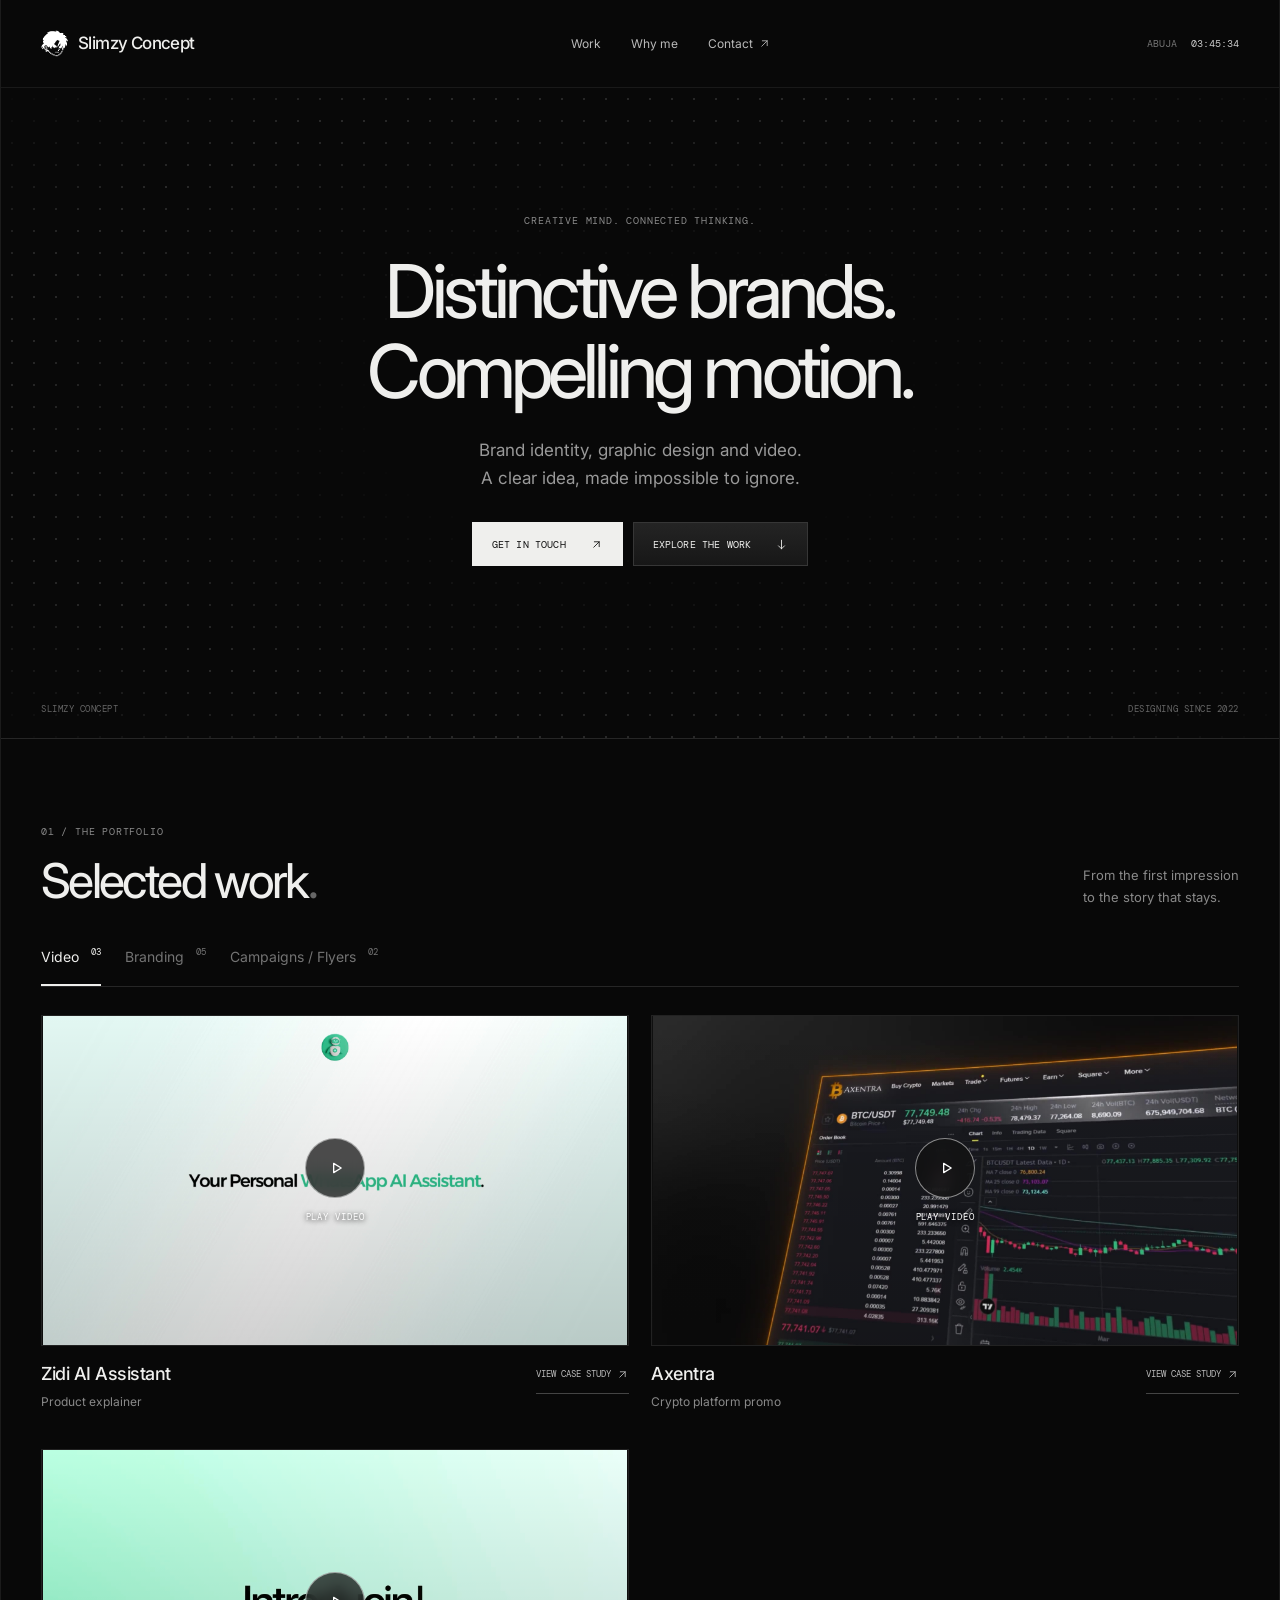
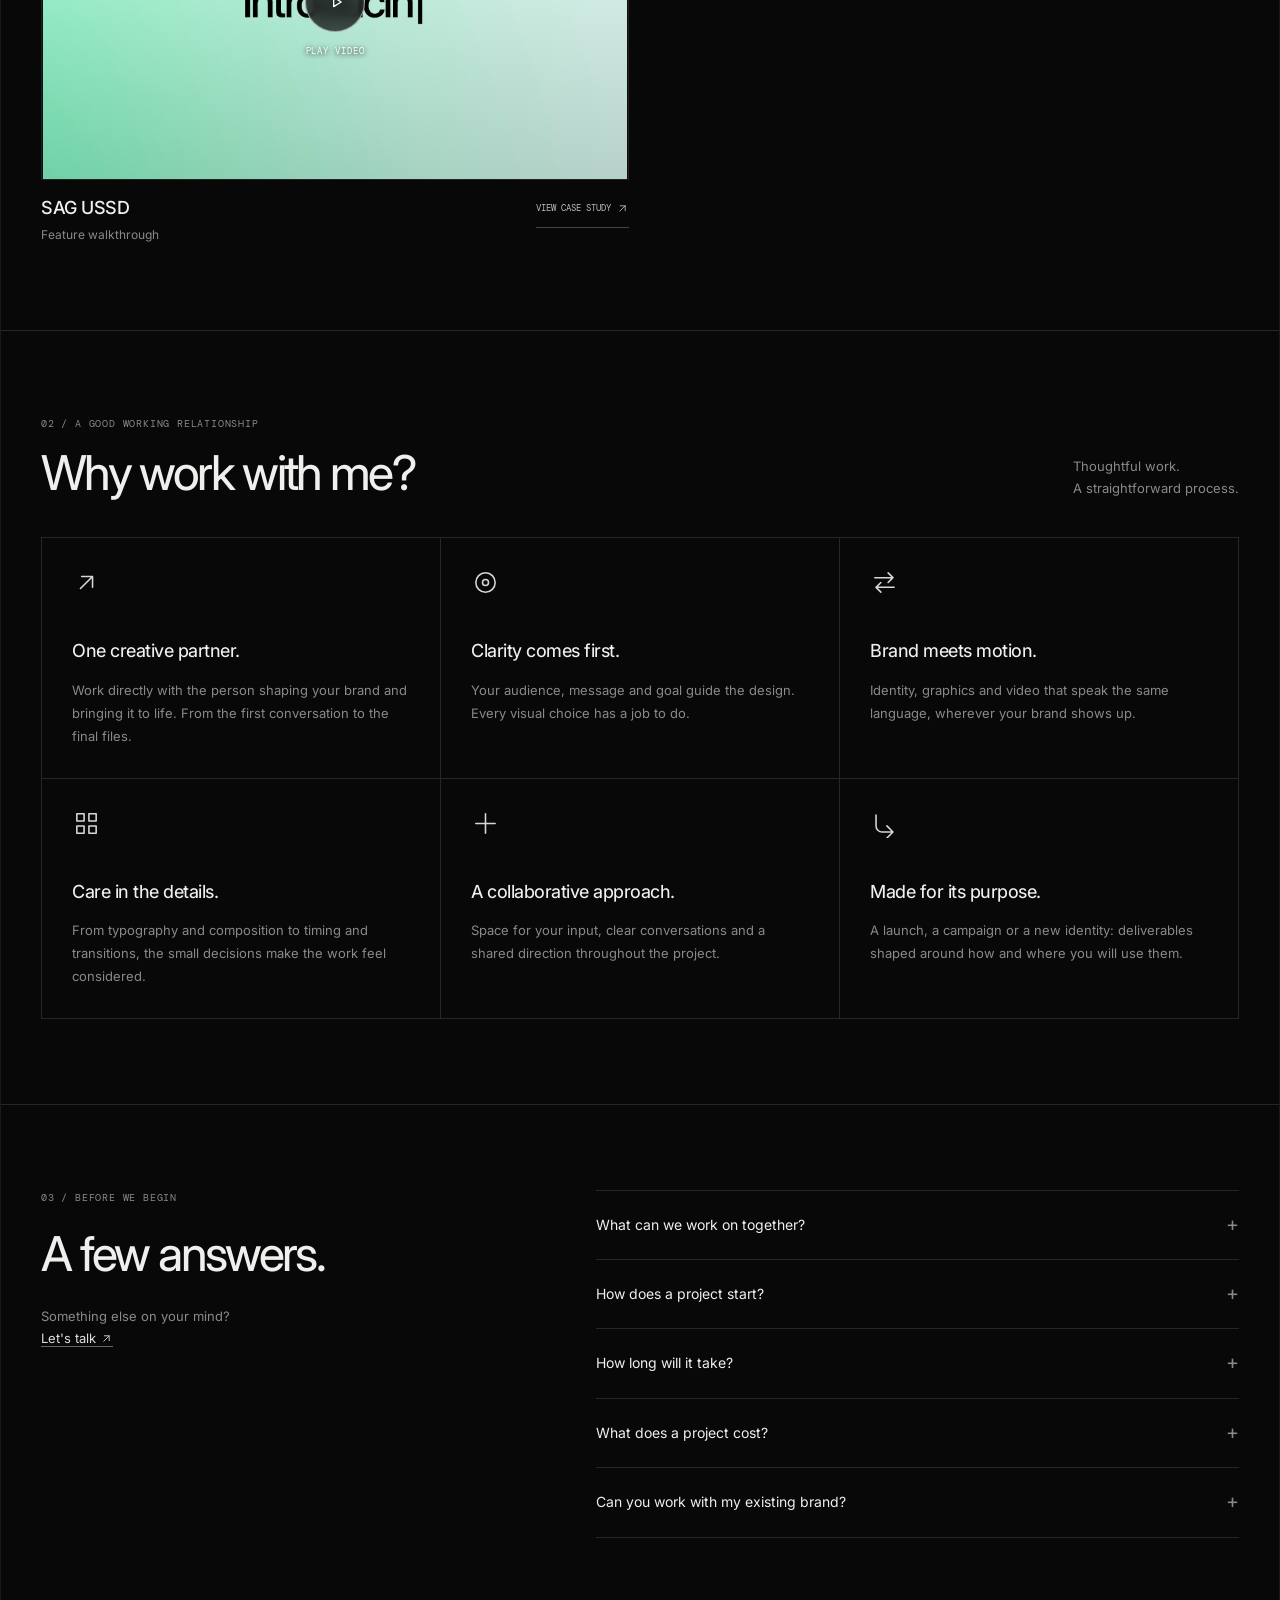
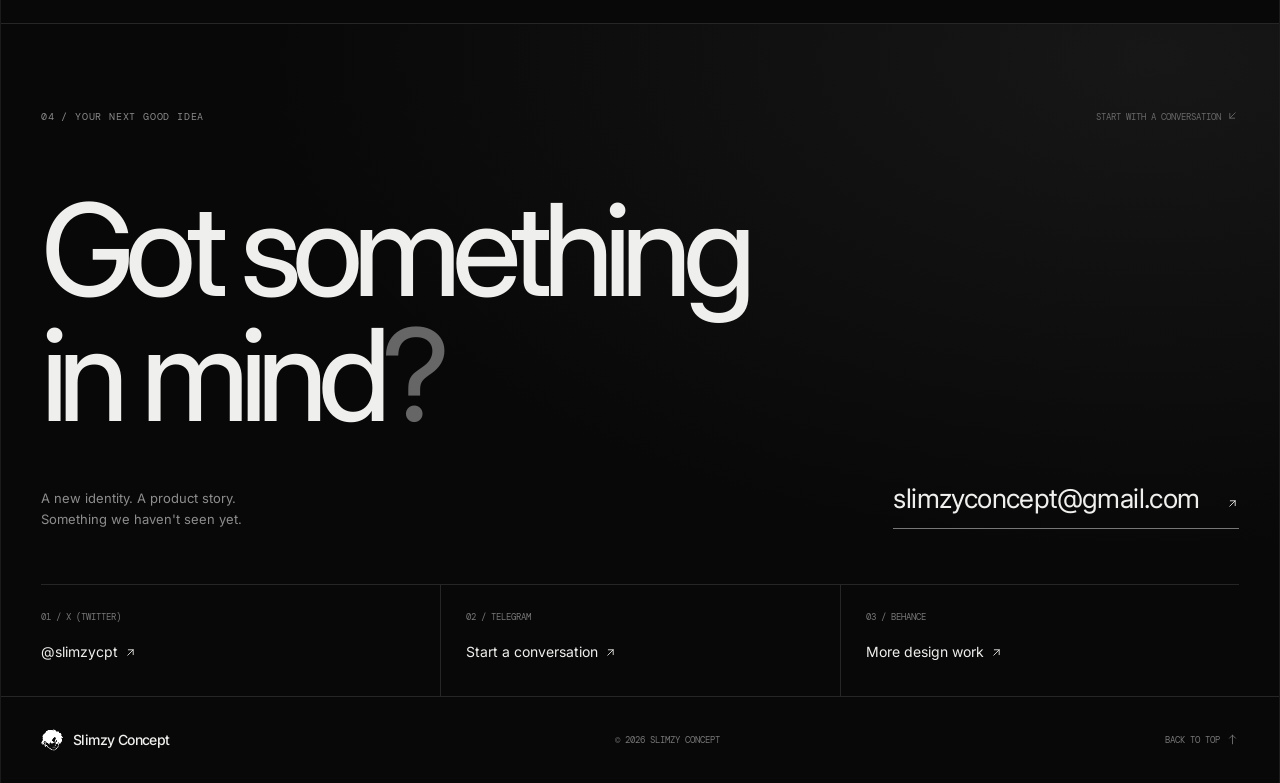
<file: index.html>
<!doctype html>
<html lang="en">
<head>
  <meta charset="UTF-8">
  <meta name="viewport" content="width=device-width,initial-scale=1">
  <meta name="description" content="Brand identities and motion by Slimzy Concept.">
  <title>Slimzy Concept — Brand & Motion</title>
  <link rel="stylesheet" href="style.css">
  <link rel="stylesheet" href="player.css">
  <link rel="stylesheet" href="case-study.css">
  <link rel="stylesheet" href="icons.css">
  <script src="projects.js" defer></script>
  <script src="app.js" defer></script>
</head>
<body id="top">
<svg class="icon-sprite" aria-hidden="true">
  <symbol id="icon-logo" viewBox="150 150 960 930"><defs><filter id="logo-white" color-interpolation-filters="sRGB"><feColorMatrix type="matrix" values="0 0 0 0 1 0 0 0 0 1 0 0 0 0 1 -0.4252 -1.4304 -0.1444 0 1.8"/></filter></defs><image href="assets/slimzy-mark-source.png" width="1254" height="1254" filter="url(#logo-white)"/></symbol>
  <symbol id="icon-arrow-up-right" viewBox="0 0 24 24"><path d="M7 17 17 7M8 7h9v9"/></symbol>
  <symbol id="icon-arrow-down" viewBox="0 0 24 24"><path d="M12 4v16M6.5 14.5 12 20l5.5-5.5"/></symbol>
  <symbol id="icon-arrow-down-left" viewBox="0 0 24 24"><path d="M17 7 7 17M16 17H7V8"/></symbol>
  <symbol id="icon-arrow-up" viewBox="0 0 24 24"><path d="M12 20V4M6.5 9.5 12 4l5.5 5.5"/></symbol>
  <symbol id="icon-target" viewBox="0 0 24 24"><circle cx="12" cy="12" r="8"/><circle cx="12" cy="12" r="2.5"/></symbol>
  <symbol id="icon-swap" viewBox="0 0 24 24"><path d="M4 8h15M15 4l4 4-4 4M20 16H5M9 12l-4 4 4 4"/></symbol>
  <symbol id="icon-grid" viewBox="0 0 24 24"><rect x="4" y="4" width="6" height="6"/><rect x="14" y="4" width="6" height="6"/><rect x="4" y="14" width="6" height="6"/><rect x="14" y="14" width="6" height="6"/></symbol>
  <symbol id="icon-plus" viewBox="0 0 24 24"><path d="M12 4v16M4 12h16"/></symbol>
  <symbol id="icon-route" viewBox="0 0 24 24"><path d="M5 5v9a5 5 0 0 0 5 5h9M14 14l5 5-5 5"/></symbol>
  <symbol id="icon-play" viewBox="0 0 24 24"><path class="fill-shape" d="M8 6.5v11l9-5.5z"/></symbol>
  <symbol id="icon-arrow-left" viewBox="0 0 24 24"><path d="M20 12H4M9.5 6.5 4 12l5.5 5.5"/></symbol>
</svg>
<a class="skip" href="#work">Skip to selected work</a>
<div class="page-shell">
  <header class="header">
    <a class="logo" href="index.html" aria-label="Slimzy Concept home"><svg class="ui-icon logo-mark" aria-hidden="true"><use href="#icon-logo"/></svg><span>Slimzy Concept</span></a>
    <nav aria-label="Main navigation"><a href="#work">Work</a><a href="#why">Why me</a><a href="#contact">Contact <svg class="ui-icon arrow-icon" aria-hidden="true"><use href="#icon-arrow-up-right"/></svg></a></nav>
    <span class="clock" aria-label="Time in Abuja">ABUJA <time></time></span>
  </header>
  <main>
    <section class="hero" aria-labelledby="hero-title">
      <div class="dot-field" aria-hidden="true"></div><p class="eyebrow">CREATIVE MIND. CONNECTED THINKING.</p><h1 id="hero-title">Distinctive brands.<br>Compelling motion.</h1><p class="hero-copy">Brand identity, graphic design and video.<br>A clear idea, made impossible to ignore.</p>
      <div class="actions"><a class="button primary" href="#contact">GET IN TOUCH <svg class="ui-icon arrow-icon" aria-hidden="true"><use href="#icon-arrow-up-right"/></svg></a><a class="button" href="#work">EXPLORE THE WORK <svg class="ui-icon arrow-icon" aria-hidden="true"><use href="#icon-arrow-down"/></svg></a></div>
      <div class="hero-foot"><span>SLIMZY CONCEPT</span><span>DESIGNING SINCE 2022</span></div>
    </section>
    <section id="work" class="work section">
      <div class="section-head"><div><p class="eyebrow">01 / THE PORTFOLIO</p><h2>Selected work<span class="muted">.</span></h2></div><p>From the first impression<br>to the story that stays.</p></div>
      <div class="work-tabs" role="tablist" aria-label="Project category"><button id="video-tab" role="tab" aria-selected="true" aria-controls="video-panel" data-category="video">Video <span>03</span></button><button id="branding-tab" role="tab" aria-selected="false" aria-controls="branding-panel" tabindex="-1" data-category="branding">Branding <span>05</span></button><button id="campaigns-tab" role="tab" aria-selected="false" aria-controls="campaigns-panel" tabindex="-1" data-category="campaigns">Campaigns / Flyers <span>02</span></button></div>
      <div id="video-panel" class="project-grid" role="tabpanel" aria-labelledby="video-tab"></div><div id="branding-panel" class="project-grid" role="tabpanel" aria-labelledby="branding-tab" hidden></div><div id="campaigns-panel" class="project-grid" role="tabpanel" aria-labelledby="campaigns-tab" hidden></div>
      <noscript><p>Enable JavaScript to browse the portfolio, or <a href="https://www.behance.net/slimzyconcept1">view my work on Behance</a>.</p></noscript>
    </section>
    <section id="why" class="section why">
      <div class="section-head"><div><p class="eyebrow">02 / A GOOD WORKING RELATIONSHIP</p><h2>Why work with me?</h2></div><p>Thoughtful work.<br>A straightforward process.</p></div>
      <div class="benefits">
        <article><svg class="ui-icon benefit-icon" aria-hidden="true"><use href="#icon-arrow-up-right"/></svg><h3>One creative partner.</h3><p>Work directly with the person shaping your brand and bringing it to life. From the first conversation to the final files.</p></article>
        <article><svg class="ui-icon benefit-icon" aria-hidden="true"><use href="#icon-target"/></svg><h3>Clarity comes first.</h3><p>Your audience, message and goal guide the design. Every visual choice has a job to do.</p></article>
        <article><svg class="ui-icon benefit-icon" aria-hidden="true"><use href="#icon-swap"/></svg><h3>Brand meets motion.</h3><p>Identity, graphics and video that speak the same language, wherever your brand shows up.</p></article>
        <article><svg class="ui-icon benefit-icon" aria-hidden="true"><use href="#icon-grid"/></svg><h3>Care in the details.</h3><p>From typography and composition to timing and transitions, the small decisions make the work feel considered.</p></article>
        <article><svg class="ui-icon benefit-icon" aria-hidden="true"><use href="#icon-plus"/></svg><h3>A collaborative approach.</h3><p>Space for your input, clear conversations and a shared direction throughout the project.</p></article>
        <article><svg class="ui-icon benefit-icon" aria-hidden="true"><use href="#icon-route"/></svg><h3>Made for its purpose.</h3><p>A launch, a campaign or a new identity: deliverables shaped around how and where you will use them.</p></article>
      </div>
    </section>
    <section id="faq" class="section faq">
      <div><p class="eyebrow">03 / BEFORE WE BEGIN</p><h2>A few answers.</h2><p class="section-copy">Something else on your mind?<br><a href="mailto:slimzyconcept@gmail.com">Let's talk <svg class="ui-icon arrow-icon" aria-hidden="true"><use href="#icon-arrow-up-right"/></svg></a></p></div>
      <div class="questions">
        <details name="portfolio-faq"><summary>What can we work on together?<span>+</span></summary><p>Brand identities, logos, graphic design, campaigns and flyers, plus motion graphics, explainers, product walkthroughs and promotional videos. AI-assisted video concepts can also be discussed as part of the brief.</p></details>
        <details name="portfolio-faq"><summary>How does a project start?<span>+</span></summary><p>Send a short introduction to your brand, what you need and your ideal timeline. We will talk through the scope, creative direction and next steps before starting.</p></details>
        <details name="portfolio-faq"><summary>How long will it take?<span>+</span></summary><p>It depends on the scope and the assets available. We will agree on a realistic schedule before the project begins, including time for feedback and revisions.</p></details>
        <details name="portfolio-faq"><summary>What does a project cost?<span>+</span></summary><p>Pricing is based on the deliverables, complexity and timeline. Share your brief and I will prepare a quote for your project.</p></details>
        <details name="portfolio-faq"><summary>Can you work with my existing brand?<span>+</span></summary><p>Yes. I can work with your identity and guidelines to create new graphics or motion that feel consistent with your brand.</p></details>
      </div>
    </section>
    <section id="contact" class="section contact">
      <div class="contact-top"><p class="eyebrow">04 / YOUR NEXT GOOD IDEA</p><span class="contact-note">START WITH A CONVERSATION <svg class="ui-icon arrow-icon" aria-hidden="true"><use href="#icon-arrow-down-left"/></svg></span></div>
      <h2>Got something<br>in mind<span class="muted">?</span></h2>
      <div class="contact-bottom"><p>A new identity. A product story.<br>Something we haven't seen yet.</p><a class="email-link" href="mailto:slimzyconcept@gmail.com">slimzyconcept@gmail.com <svg class="ui-icon arrow-icon" aria-hidden="true"><use href="#icon-arrow-up-right"/></svg></a></div>
      <div class="social-links">
        <a href="https://x.com/slimzycpt" target="_blank" rel="noopener noreferrer"><span>01 / X (TWITTER)</span><strong>@slimzycpt <svg class="ui-icon arrow-icon" aria-hidden="true"><use href="#icon-arrow-up-right"/></svg></strong></a>
        <a href="https://t.me/slimzycpt" target="_blank" rel="noopener noreferrer"><span>02 / TELEGRAM</span><strong>Start a conversation <svg class="ui-icon arrow-icon" aria-hidden="true"><use href="#icon-arrow-up-right"/></svg></strong></a>
        <a href="https://www.behance.net/slimzyconcept1" target="_blank" rel="noopener noreferrer"><span>03 / BEHANCE</span><strong>More design work <svg class="ui-icon arrow-icon" aria-hidden="true"><use href="#icon-arrow-up-right"/></svg></strong></a>
      </div>
    </section>
  </main>
  <footer><a class="logo" href="#top"><svg class="ui-icon logo-mark" aria-hidden="true"><use href="#icon-logo"/></svg><span>Slimzy Concept</span></a><p>© <span data-year></span> SLIMZY CONCEPT</p><a href="#" aria-label="Back to top">BACK TO TOP <svg class="ui-icon arrow-icon" aria-hidden="true"><use href="#icon-arrow-up"/></svg></a></footer>
</div>
</body>
</html>
</file>
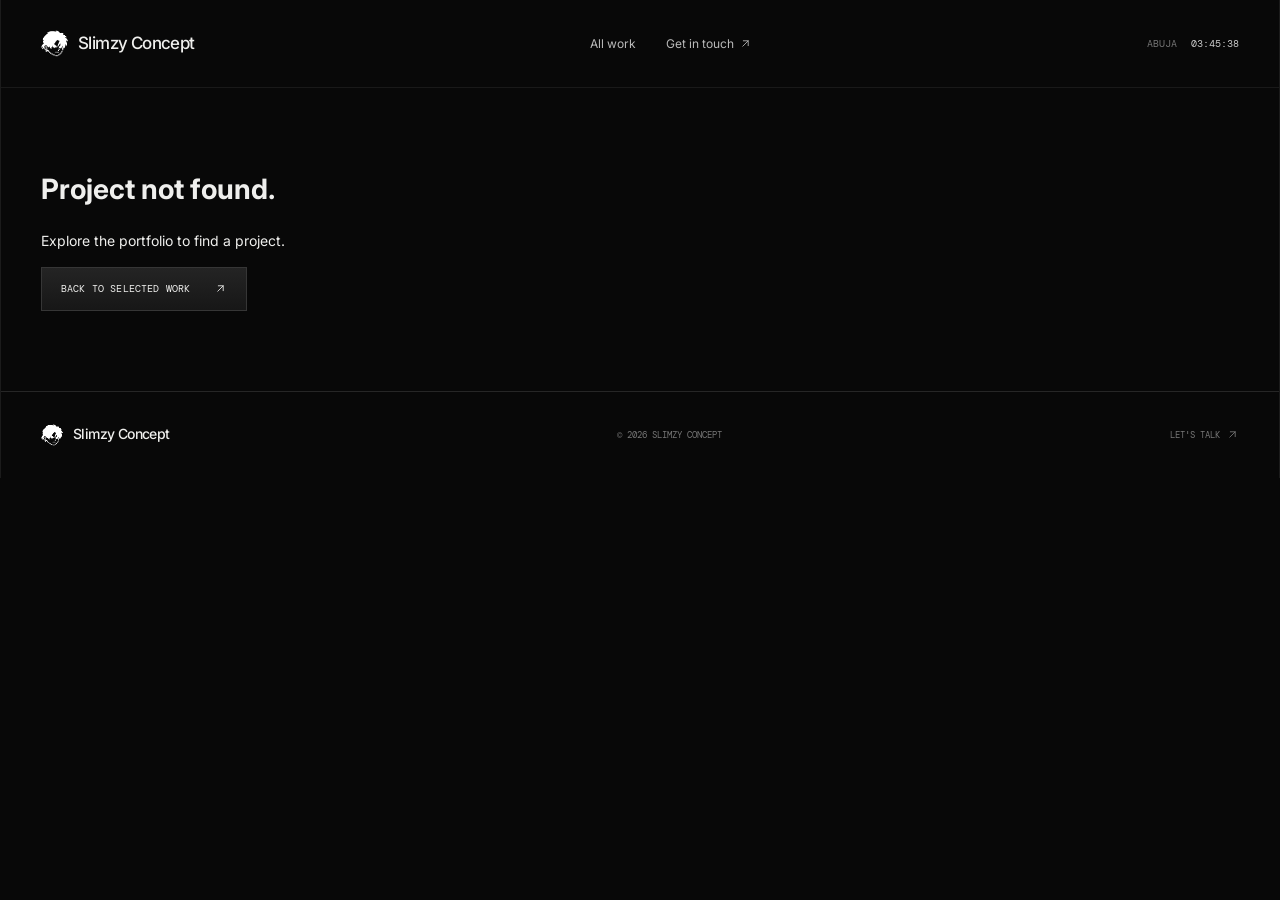
<file: project.html>
<!doctype html>
<html lang="en">
<head>
  <meta charset="UTF-8">
  <meta name="viewport" content="width=device-width,initial-scale=1">
  <meta name="description" content="Selected brand and motion work by Slimzy Concept.">
  <title>Project — Slimzy Concept</title>
  <link rel="stylesheet" href="style.css">
  <link rel="stylesheet" href="case-study.css">
  <link rel="stylesheet" href="icons.css">
  <script src="projects.js" defer></script>
  <script src="app.js" defer></script>
</head>
<body class="project-page">
<svg class="icon-sprite" aria-hidden="true">
  <symbol id="icon-logo" viewBox="150 150 960 930"><defs><filter id="logo-white" color-interpolation-filters="sRGB"><feColorMatrix type="matrix" values="0 0 0 0 1 0 0 0 0 1 0 0 0 0 1 -0.4252 -1.4304 -0.1444 0 1.8"/></filter></defs><image href="assets/slimzy-mark-source.png" width="1254" height="1254" filter="url(#logo-white)"/></symbol>
  <symbol id="icon-arrow-up-right" viewBox="0 0 24 24"><path d="M7 17 17 7M8 7h9v9"/></symbol>
  <symbol id="icon-arrow-left" viewBox="0 0 24 24"><path d="M20 12H4M9.5 6.5 4 12l5.5 5.5"/></symbol>
</svg>
<a class="skip" href="#case">Skip to project</a>
<div class="page-shell">
  <header class="header">
    <a class="logo" href="index.html"><svg class="ui-icon logo-mark" aria-hidden="true"><use href="#icon-logo"/></svg><span>Slimzy Concept</span></a>
    <nav aria-label="Main navigation"><a href="index.html#work">All work</a><a href="index.html#contact">Get in touch <svg class="ui-icon arrow-icon" aria-hidden="true"><use href="#icon-arrow-up-right"/></svg></a></nav>
    <span class="clock">ABUJA <time></time></span>
  </header>
  <main id="case" class="case"><noscript><p>Please enable JavaScript to view this case study.</p></noscript></main>
  <footer><a class="logo" href="index.html"><svg class="ui-icon logo-mark" aria-hidden="true"><use href="#icon-logo"/></svg><span>Slimzy Concept</span></a><p>© <span data-year></span> SLIMZY CONCEPT</p><a href="mailto:slimzyconcept@gmail.com">LET'S TALK <svg class="ui-icon arrow-icon" aria-hidden="true"><use href="#icon-arrow-up-right"/></svg></a></footer>
</div>
</body>
</html>
</file>
<file: style.css>
@import url('https://fonts.googleapis.com/css2?family=DM+Mono:wght@400;500&family=Inter:wght@400;450;500;550;600&display=swap');
:root{--bg:#080808;--surface:#111;--text:#efefed;--muted:#898989;--line:#262626;--mono:'DM Mono',monospace;--sans:'Inter',Arial,sans-serif}*{box-sizing:border-box}html{scroll-behavior:smooth;scroll-padding-top:30px}body{margin:0;background:var(--bg);color:var(--text);font:14px/1.6 var(--sans);-webkit-font-smoothing:antialiased}a{color:inherit;text-decoration:none}button{font:inherit;color:inherit;cursor:pointer}a,button,summary{-webkit-tap-highlight-color:transparent}a:focus-visible,button:focus-visible,summary:focus-visible{outline:2px solid white;outline-offset:5px}button:disabled{cursor:default}img,video{display:block;width:100%}[hidden]{display:none!important}.page-shell{max-width:1320px;margin:auto;border-inline:1px solid #1b1b1b}.header{height:88px;display:flex;align-items:center;justify-content:space-between;padding:0 40px;border-bottom:1px solid #191919;gap:24px}.logo{display:flex;align-items:center;gap:10px;font-size:17px;font-weight:500;letter-spacing:-.6px;white-space:nowrap}.symbol{font-size:31px;line-height:1;font-weight:400}.header nav{display:flex;gap:30px;font-size:12px;color:#b9b9b9}.header nav a:hover{color:#fff}.clock{font:10px var(--mono);color:#777;white-space:nowrap}.clock time{color:#ccc;margin-left:8px}.hero{position:relative;isolation:isolate;text-align:center;min-height:650px;padding:125px 30px 0;display:flex;align-items:center;flex-direction:column;overflow:hidden}.dot-field{position:absolute;inset:0;z-index:-1;opacity:.32;background-image:radial-gradient(#777 .7px,transparent .8px);background-size:22px 22px;mask-image:radial-gradient(ellipse at center,transparent 28%,#000 72%,transparent 100%)}.eyebrow{font:10px/1.6 var(--mono);letter-spacing:.08em;color:var(--muted);margin:0 0 22px}.hero h1{font-size:clamp(42px,5.8vw,76px);font-weight:450;line-height:1.08;letter-spacing:-.065em;margin:0}.hero-copy{color:#999;font-size:17px;line-height:1.65;margin:25px 0 30px}.actions{display:flex;gap:10px;justify-content:center}.button{display:inline-flex;align-items:center;justify-content:center;gap:24px;min-height:44px;padding:12px 19px;border:1px solid #363636;background:linear-gradient(#242424,#171717);font:10px var(--mono);letter-spacing:.015em;transition:background .2s,transform .2s}.button:hover{background:#353535;transform:translateY(-2px)}.button.primary{color:#111;background:#efefed;border-color:#efefed}.button.primary:hover{background:#fff}.hero-foot{align-self:stretch;display:flex;justify-content:space-between;margin-top:auto;padding:55px 10px 23px;font:9px var(--mono);letter-spacing:.06em;color:#666}.section{padding:85px 40px;border-top:1px solid var(--line)}.section-head{display:flex;justify-content:space-between;align-items:end;margin-bottom:38px;gap:25px}.section-head h2,.faq h2{font-size:clamp(32px,4vw,48px);font-weight:450;letter-spacing:-.055em;line-height:1.1;margin:0}.section-head .eyebrow{margin-bottom:15px}.section-head>p,.section-copy{color:var(--muted);margin:0;font-size:13px;line-height:1.7}.muted{color:#666}.work-tabs{display:flex;gap:24px;border-bottom:1px solid var(--line);margin-bottom:28px}.work-tabs button{background:none;border:0;border-bottom:2px solid transparent;padding:0 0 16px;font-size:14px;color:#737373}.work-tabs button[aria-selected=true]{color:var(--text);border-color:var(--text)}.work-tabs span{font:9px var(--mono);margin-left:8px;vertical-align:top}.project-grid{display:grid;grid-template-columns:repeat(2,minmax(0,1fr));gap:38px 22px}.project-card{display:block;min-width:0}.card-image{position:relative;aspect-ratio:16/10;background:#151515;overflow:hidden;border:1px solid #222}.card-image img{height:100%;object-fit:cover;transition:transform .6s}.project-card:hover img{transform:scale(1.035)}.card-arrow{position:absolute;right:16px;bottom:16px;display:grid;place-items:center;width:36px;height:36px;background:#101010b3;border:1px solid #ffffff45;border-radius:50%;font-size:18px;backdrop-filter:blur(8px);transition:background .2s}.project-card:hover .card-arrow{background:#fff;color:#111}.card-meta{display:flex;justify-content:space-between;align-items:start;padding-top:14px;gap:10px}.card-meta h3{font-size:18px;font-weight:500;letter-spacing:-.5px;margin:0 0 3px}.card-meta p{font-size:12px;color:var(--muted);margin:0}.card-meta>span{font:9px var(--mono);color:#888;padding-top:7px;white-space:nowrap}.benefits{display:grid;grid-template-columns:repeat(3,1fr);border-top:1px solid var(--line);border-left:1px solid var(--line)}.benefits article{padding:30px;border-right:1px solid var(--line);border-bottom:1px solid var(--line)}.benefit-icon{font-size:27px;color:#d7d7d7;display:block;margin-bottom:40px;line-height:1}.benefits h3{font-size:18px;letter-spacing:-.5px;font-weight:450;margin:0 0 13px}.benefits p{font-size:13px;line-height:1.75;color:var(--muted);margin:0}.faq{display:grid;grid-template-columns:.85fr 1.15fr;gap:80px}.faq .section-copy{margin-top:25px}.section-copy a{color:#ddd;border-bottom:1px solid #666}.questions details{border-top:1px solid var(--line)}.questions details:last-child{border-bottom:1px solid var(--line)}summary{list-style:none;cursor:pointer;padding:23px 0;display:flex;justify-content:space-between;gap:20px;font-size:14px}summary::-webkit-details-marker{display:none}summary span{color:#888;font-size:20px;line-height:1;transition:transform .2s}details[open] summary span{transform:rotate(45deg)}details p{color:var(--muted);font-size:13px;line-height:1.8;max-width:470px;margin:0 25px 24px 0}.contact{padding-bottom:0;background:radial-gradient(ellipse at 90% 5%,#171717,transparent 55%)}.contact-top{display:flex;justify-content:space-between;align-items:start}.contact-note{font:9px var(--mono);color:#696969}.contact h2{font-size:clamp(65px,10vw,138px);line-height:.98;letter-spacing:-.075em;font-weight:450;margin:40px 0}.contact-bottom{display:flex;align-items:end;justify-content:space-between;gap:25px;padding:0 0 55px}.contact-bottom p{font-size:13px;color:#8d8d8d;margin:0}.email-link{font-size:clamp(16px,2.1vw,27px);letter-spacing:-.6px;border-bottom:1px solid #777;padding-bottom:8px;overflow-wrap:anywhere}.email-link span{display:inline-block;margin-left:20px}.social-links{display:grid;grid-template-columns:repeat(3,1fr);border-top:1px solid var(--line)}.social-links a{display:flex;flex-direction:column;gap:18px;padding:26px 0 32px;transition:color .2s}.social-links a:hover{color:#999}.social-links a+a{padding-left:25px;border-left:1px solid var(--line)}.social-links span{font:9px var(--mono);color:#777}.social-links strong{font-size:14px;font-weight:400}footer{padding:28px 40px;border-top:1px solid var(--line);display:flex;justify-content:space-between;align-items:center;gap:20px}footer p,footer>a:last-child{font:9px var(--mono);color:#777}footer .logo{font-size:14px}footer .symbol{font-size:23px}.skip{position:absolute;left:20px;top:-80px;z-index:100;background:white;color:black;padding:15px}.skip:focus{top:20px}.case{padding:60px 40px 80px}.back-link{font:10px var(--mono);color:#999;display:inline-block;margin-bottom:55px}.case-heading{max-width:780px}.case-heading h1{font-weight:450;font-size:clamp(45px,7vw,88px);line-height:1.06;letter-spacing:-.065em;margin:0 0 24px}.case-intro{font-size:18px;color:#a6a6a6;line-height:1.65;max-width:670px}.case-meta{display:flex;gap:70px;margin:35px 0 45px;font-size:13px}.case-meta span{display:block;font:9px var(--mono);color:#777;margin-bottom:9px}.case-media{background:#141414;border:1px solid #252525;overflow:hidden}.case-media video{aspect-ratio:16/9;background:#101010}.case-media img{max-height:760px;object-fit:contain}.case-text{display:grid;grid-template-columns:1fr 2fr;gap:55px;border-bottom:1px solid var(--line);padding:45px 0}.case-text h2{font-weight:450;font-size:23px;letter-spacing:-.7px;margin:0}.case-text p{font-size:16px;line-height:1.9;color:#9b9b9b;max-width:650px;margin:0}.case-actions{display:flex;gap:12px;flex-wrap:wrap;margin:35px 0 65px}.next-project{display:flex;justify-content:space-between;align-items:center;border-top:1px solid var(--line);padding-top:30px}.next-project span{font:10px var(--mono);color:#777}.next-project strong{display:block;font-size:32px;font-weight:450;letter-spacing:-1px;margin-top:10px}.next-project i{font-size:35px;font-style:normal}
@media(min-width:1450px){.hero{min-height:710px;padding-top:150px}}@media(max-width:800px){.header{padding:0 22px;height:78px}.clock{display:none}.header nav{gap:20px}.hero{min-height:600px;padding-top:120px}.section{padding:65px 24px}.benefits{grid-template-columns:repeat(2,1fr)}.benefits article{padding:25px}.faq{gap:35px;grid-template-columns:1fr}.contact{padding-bottom:0}.contact-bottom{align-items:start;flex-direction:column}.contact h2{margin:32px 0}.case{padding:45px 24px 65px}footer{padding:25px 24px}.case-text{gap:25px}.card-meta>span{display:none}}@media(max-width:520px){.page-shell{border:0}.header{height:74px;padding:0 19px;gap:15px}.logo{font-size:14px;gap:7px}.symbol{font-size:26px}.header nav{gap:15px;font-size:11px}.header nav a:nth-child(2){display:none}.hero{min-height:565px;padding:100px 20px 0}.hero h1{font-size:44px;letter-spacing:-.065em}.hero .eyebrow{font-size:8px;letter-spacing:.04em;margin-bottom:26px}.hero-copy{font-size:14px;margin:25px 0}.button{font-size:9px;padding:12px 14px;gap:14px}.hero-foot{font-size:7px;gap:10px;padding:45px 0 20px}.section{padding:55px 20px}.section-head{align-items:start;gap:18px;margin-bottom:30px}.section-head>p{font-size:11px;max-width:110px}.eyebrow{font-size:8px}.section-head h2,.faq h2{font-size:33px}.project-grid{grid-template-columns:1fr;gap:32px}.card-image{aspect-ratio:16/10}.card-meta h3{font-size:18px}.card-meta>span{display:block;font-size:8px}.benefits{grid-template-columns:1fr}.benefits article{padding:27px}.benefit-icon{margin-bottom:25px}.benefits p{max-width:340px}.contact{padding-bottom:0}.contact-note{display:none}.contact h2{font-size:72px}.contact-bottom{padding-bottom:32px}.email-link{font-size:18px}.social-links{grid-template-columns:1fr}.social-links a,.social-links a+a{padding:20px 0;border-left:0;border-bottom:1px solid var(--line);flex-direction:row;justify-content:space-between;align-items:center;gap:10px}.social-links strong{font-size:12px}.social-links a:last-child{border:0}footer{padding:24px 20px;flex-wrap:wrap}footer .logo{width:100%;margin-bottom:5px}.case{padding:35px 20px 55px}.back-link{margin-bottom:40px}.case-heading h1{font-size:49px}.case-intro{font-size:15px}.case-meta{gap:35px}.case-text{grid-template-columns:1fr;gap:18px;padding:30px 0}.case-text p{font-size:14px}.next-project strong{font-size:27px}}@media(prefers-reduced-motion:reduce){html{scroll-behavior:auto}*,*::before,*::after{transition:none!important;animation:none!important}}
</file>
<file: player.css>
/* Inline video cards: play the video or separately open its case study. */
.inline-player{aspect-ratio:16/9;background:#101010}
.inline-player video{width:100%;height:100%;object-fit:contain}
.inline-play{position:absolute;inset:0;display:flex;align-items:center;justify-content:center;flex-direction:column;gap:13px;border:0;background:linear-gradient(transparent,rgba(0,0,0,.18));color:#fff}
.inline-play>span:first-child{display:grid;place-items:center;padding-left:3px;width:60px;height:60px;border:1px solid #ffffff80;border-radius:50%;background:#111b;font-size:18px;backdrop-filter:blur(8px);transition:background .2s,transform .2s}
.inline-play>span:last-child{font:9px var(--mono);letter-spacing:.1em;text-shadow:0 1px 5px #000}
.inline-play:hover>span:first-child{background:#efefed;color:#111;transform:scale(1.06)}
.inline-play:focus-visible{outline-offset:-5px}
.case-study-link{font:9px/1.5 var(--mono);color:#bbb;white-space:nowrap;padding:8px 0 12px;border-bottom:1px solid #444}
.case-study-link:hover{color:#fff;border-color:#fff}
.playback-status{font-size:12px;color:#aaa;margin:12px 0 0}
@media(max-width:520px){.case-study-link{font-size:8px}.inline-play>span:first-child{width:52px;height:52px}}
@media(prefers-reduced-motion:reduce){.inline-play>span:first-child{transition:none}}
</file>
<file: case-study.css>
/* Unified project cards and case studies */
.card-image::after,.case-visual::after{content:"";position:absolute;inset:-55% -80%;z-index:3;background:linear-gradient(105deg,transparent 39%,rgba(255,255,255,.04) 45%,rgba(255,255,255,.24) 50%,rgba(255,255,255,.04) 55%,transparent 61%);transform:translateX(-55%) rotate(4deg);transition:transform .85s cubic-bezier(.22,.61,.36,1);pointer-events:none}
.project-card:hover .card-image::after,.case-visual:hover::after,.next-project:hover .next-thumb::after{transform:translateX(55%) rotate(4deg)}
.card-arrow{z-index:4}
.case{padding:60px 40px 80px}
.back-link{display:inline-flex;align-items:center;gap:10px}
.case-heading{max-width:860px;margin-bottom:45px}
.case-intro{max-width:720px}
.case-visual{position:relative;overflow:hidden}
.case-media{background:#141414;border:1px solid #252525}
.case-media video{position:relative;z-index:1;aspect-ratio:16/9;background:#101010}
.case-media img{position:relative;z-index:1;width:100%;max-height:820px;object-fit:cover}
.case-overview{display:grid;grid-template-columns:minmax(220px,.7fr) minmax(0,1.7fr);gap:80px;padding:70px 0;border-bottom:1px solid var(--line)}
.case-facts{display:grid;align-content:start;gap:30px}
.case-facts span,.gallery-heading>span{display:block;font:9px var(--mono);letter-spacing:.05em;color:#707070;margin-bottom:8px}
.case-facts p{margin:0;font-size:13px}
.case-facts ul{list-style:none;padding:0;margin:0}
.case-facts li{font-size:13px;color:#a0a0a0;margin:3px 0}
.text-link{display:inline-flex;align-items:center;gap:10px;width:max-content;padding-bottom:5px;border-bottom:1px solid #666;font:9px var(--mono);color:#bbb}
.case-index{font:9px var(--mono);color:#666}
.case-story h2{font-size:clamp(30px,4vw,52px);font-weight:450;line-height:1.13;letter-spacing:-.052em;max-width:790px;margin:18px 0 28px}
.case-story p{font-size:17px;line-height:1.9;color:#9b9b9b;max-width:700px;margin:0}
.case-text{display:grid;grid-template-columns:55px minmax(220px,.8fr) minmax(0,1.5fr);gap:35px;border-bottom:1px solid var(--line);padding:45px 0}
.case-text h2{font-weight:450;font-size:22px;letter-spacing:-.7px;margin:0}
.case-text p{font-size:15px;line-height:1.85;color:#9b9b9b;max-width:650px;margin:0}
.project-gallery{padding:85px 0 35px}
.gallery-heading{display:flex;justify-content:space-between;align-items:end;gap:20px;margin-bottom:30px}
.gallery-heading .eyebrow{margin-bottom:12px}
.gallery-heading h2{font-size:clamp(23px,2.8vw,32px);font-weight:450;letter-spacing:-.04em;line-height:1.15;margin:0}
.case-note>.case-index{min-width:28px}
.gallery-grid{display:grid;grid-template-columns:repeat(2,minmax(0,1fr));gap:34px 18px}
.gallery-item{min-width:0;margin:0}
.gallery-wide{grid-column:1/-1}
.gallery-item .case-visual{border:1px solid #222;background:#111}
.gallery-item img{position:relative;z-index:1;width:100%;height:auto}
.gallery-item figcaption{display:grid;grid-template-columns:35px 1fr;gap:12px;padding-top:12px;color:#858585;font-size:11px;line-height:1.65}
.gallery-item figcaption span{font:9px var(--mono);color:#555}
.case-actions{margin:35px 0 80px}
.next-project{display:grid;grid-template-columns:.75fr 1.25fr;align-items:stretch;min-height:320px;padding:0;border:1px solid var(--line);background:#0d0d0d;overflow:hidden;transition:border-color .25s,transform .25s}
.next-project:hover{border-color:#555;transform:translateY(-3px)}
.next-copy{display:flex;flex-direction:column;justify-content:center;padding:42px}
.next-copy>span{font:9px var(--mono);color:#777}
.next-copy strong{display:block;font-size:clamp(30px,4vw,52px);font-weight:450;line-height:1.05;letter-spacing:-.05em;margin:25px 0 10px}
.next-copy small{font-size:12px;color:#777}
.next-thumb{position:relative;min-height:320px;background:#151515;overflow:hidden}
.next-thumb img{position:relative;z-index:1;width:100%;height:100%;object-fit:cover;transition:transform .7s}
.next-project:hover .next-thumb img{transform:scale(1.035)}
.next-thumb>span{position:absolute;z-index:4;right:25px;top:25px;display:grid;place-items:center;width:50px;height:50px;border-radius:50%;background:#0a0a0ac7;border:1px solid #ffffff4a}
.next-icon{width:20px;height:20px}

@media(max-width:800px){.case{padding:45px 24px 65px}.case-overview{gap:45px}.case-text{grid-template-columns:40px minmax(180px,.8fr) minmax(0,1.4fr);gap:22px}.next-project{grid-template-columns:1fr 1.15fr}}
@media(max-width:520px){.case{padding:35px 20px 55px}.case-heading{margin-bottom:32px}.case-overview{grid-template-columns:1fr;gap:45px;padding:45px 0}.case-facts{grid-template-columns:1fr 1fr;gap:25px 18px}.case-facts .text-link{grid-column:1/-1}.case-story h2{font-size:34px}.case-story p{font-size:14px}.case-text{grid-template-columns:35px 1fr;gap:12px 15px;padding:32px 0}.case-text h2{font-size:20px}.case-text p{grid-column:2;font-size:14px}.project-gallery{padding-top:65px}.gallery-heading{align-items:start}.gallery-grid{grid-template-columns:1fr;gap:30px}.gallery-wide{grid-column:auto}.gallery-item figcaption{grid-template-columns:28px 1fr}.case-actions{margin-bottom:60px}.next-project{grid-template-columns:1fr}.next-copy{padding:32px;min-height:210px}.next-thumb{min-height:230px}.next-thumb>span{width:44px;height:44px;right:18px;top:18px}}
@media(prefers-reduced-motion:reduce){.card-image::after,.case-visual::after{display:none}}

/* Case-study hierarchy: project facts first, story and artwork kept editorial. */
.case-heading{max-width:100%;margin:66px 0 34px}
.case-heading>.eyebrow{margin-bottom:21px}
.case-heading h1{font-size:clamp(52px,8vw,100px);font-weight:450;line-height:.98;letter-spacing:-.075em;margin:0 0 31px}
.case-meta{display:grid;grid-template-columns:repeat(3,minmax(0,1fr));gap:0;margin:0 0 27px;border-block:1px solid var(--line);max-width:900px}
.case-meta:not(:has(>div:nth-child(3))){grid-template-columns:repeat(2,minmax(0,1fr))}
.case-meta>div{min-width:0;padding:15px 18px 15px 0;margin:0}
.case-meta>div+div{border-left:1px solid var(--line);padding-left:18px}
.case-meta dt{font:9px var(--mono);letter-spacing:.07em;color:#777;margin-bottom:6px}
.case-meta dd{font-size:13px;margin:0;color:#e4e4e2;overflow-wrap:anywhere}
.case-intro{max-width:720px;font-size:17px;line-height:1.7;color:#a5a5a5;margin:0}
.case-media{margin-top:30px}
.case-media img{width:100%;height:auto;max-height:none;object-fit:contain}
.case-media video{display:block;width:100%;aspect-ratio:16/9;object-fit:contain}
.case-study{padding:30px 0 10px;border-bottom:1px solid var(--line)}
.case-note{display:grid;grid-template-columns:minmax(150px,.45fr) minmax(0,1.55fr);gap:44px;padding:37px 0;border-top:1px solid var(--line)}
.case-note>.case-index{padding-top:5px;font-size:9px;letter-spacing:.07em}
.case-note h2{font-size:clamp(21px,2.4vw,30px);font-weight:450;letter-spacing:-.045em;margin:0 0 12px}
.case-note p{max-width:720px;color:#a0a0a0;font-size:15px;line-height:1.85;margin:0}
.gallery-grid{grid-template-columns:minmax(0,1fr);gap:43px;max-width:1120px}
.gallery-wide{grid-column:auto}
.gallery-item .case-visual{background:#101010}
.gallery-item img{height:auto;max-height:none;object-fit:contain}
.gallery-item figcaption{font-size:12px;padding-top:13px}
.case-actions{display:flex;flex-wrap:wrap;gap:10px}
.case-actions .button{width:max-content}
.campaigns-card .card-image{aspect-ratio:4/3;background:#111}
.campaigns-card .card-image img{object-fit:contain}
.work-tabs{overflow-x:auto;scrollbar-width:none}
.work-tabs::-webkit-scrollbar{display:none}
.work-tabs button{flex:0 0 auto;white-space:nowrap}
@media(max-width:800px){.case-heading{margin-top:52px}.case-note{grid-template-columns:130px minmax(0,1fr);gap:25px}}
@media(max-width:520px){.case-heading{margin:44px 0 25px}.case-heading h1{font-size:clamp(46px,13vw,66px);margin-bottom:24px}.case-meta{gap:0;margin-bottom:22px}.case-meta>div{min-width:0;padding:13px 8px 13px 0;margin:0}.case-meta>div+div{padding-left:8px}.case-meta dt{font-size:8px;letter-spacing:.02em}.case-meta dd{font-size:11px;line-height:1.45}.case-intro{font-size:15px}.case-media{margin-top:22px}.case-note{grid-template-columns:1fr;gap:13px;padding:25px 0}.case-note p{font-size:14px}.project-gallery{padding-top:58px}.gallery-grid{gap:30px}.case-actions{display:grid;grid-template-columns:1fr}.case-actions .button{width:100%}}
</file>
<file: icons.css>
/* Vector icons are used instead of Unicode so mobile browsers never substitute emoji. */
.icon-sprite{position:absolute;width:0;height:0;overflow:hidden}
.ui-icon{width:1em;height:1em;display:inline-block;flex:0 0 auto;fill:none;stroke:currentColor;stroke-width:1.6;stroke-linecap:round;stroke-linejoin:round}
.ui-icon .fill-shape{fill:currentColor;stroke:none}
.arrow-icon{width:13px;height:13px;vertical-align:-2px}
.logo-mark{width:27px;height:27px;object-fit:contain;flex:0 0 auto}
.header nav a{display:inline-flex;align-items:center;gap:5px}
.benefit-icon{width:29px;height:29px;color:#d7d7d7;display:block;margin-bottom:40px;stroke-width:1.3}
.card-arrow .arrow-icon{width:17px;height:17px}
.play-icon{width:20px;height:20px;margin:0;transform:none}
.card-meta>span,.case-study-link{display:flex;align-items:center;gap:5px}
.email-link .arrow-icon{margin-left:20px}
.social-links strong{display:flex;align-items:center;gap:6px}
footer>a:last-child{display:flex;align-items:center;gap:6px}
footer .logo-mark{width:22px;height:22px}
.back-link{display:inline-flex;align-items:center;gap:8px}
.case-meta{flex-wrap:wrap;gap:28px 70px}
.case-notes{margin-top:10px}
.case-text{grid-template-columns:minmax(180px,1fr) minmax(0,2fr)}
.next-icon{width:35px;height:35px;stroke-width:1.1}
@media(max-width:520px){.logo-mark{width:24px;height:24px}.benefit-icon{width:26px;height:26px}.case-text{grid-template-columns:1fr}.case-meta{gap:24px 34px}.next-icon{width:29px;height:29px}}
@media(max-width:520px){.project-page .header nav a:nth-child(2){display:inline-flex}.project-page .header nav{gap:14px}.project-page .header nav a{font-size:10px}}
</file>
